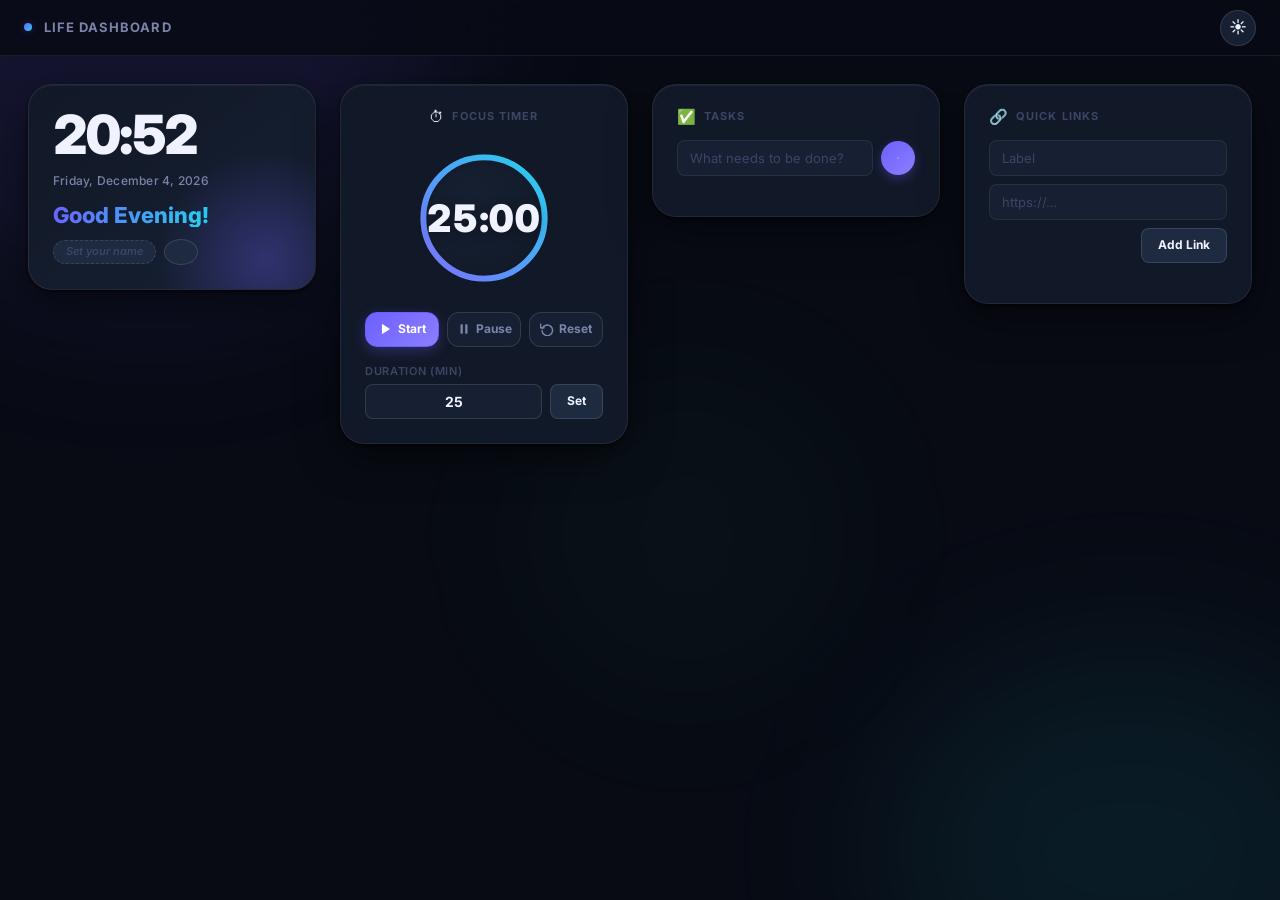
<file: index.html>
<!DOCTYPE html>
<html lang="en" data-theme="dark">
<head>
  <meta charset="UTF-8" />
  <meta name="viewport" content="width=device-width, initial-scale=1.0" />
  <title>Life Dashboard</title>
  <link rel="preconnect" href="https://fonts.googleapis.com" />
  <link rel="preconnect" href="https://fonts.gstatic.com" crossorigin />
  <link href="https://fonts.googleapis.com/css2?family=Inter:wght@400;500;600;700;800;900&display=swap" rel="stylesheet" />
  <link rel="stylesheet" href="css/style.css" />
</head>
<body>

  <!-- ── Ambient background orbs ── -->
  <div class="orb orb-1" aria-hidden="true"></div>
  <div class="orb orb-2" aria-hidden="true"></div>
  <div class="orb orb-3" aria-hidden="true"></div>

  <!-- ── Top bar ── -->
  <header id="topbar" role="banner">
    <div class="topbar-left">
      <span class="topbar-dot"></span>
      <span id="topbar-title">Life Dashboard</span>
    </div>
    <button id="btn-theme-toggle" type="button" aria-label="Toggle light/dark mode">
      <span id="theme-icon">☀️</span>
    </button>
  </header>

  <!-- ── Main grid ── -->
  <main id="dashboard-grid">

    <!-- ╔══════════════╗ -->
    <!-- ║   GREETING   ║ -->
    <!-- ╚══════════════╝ -->
    <section id="widget-greeting" aria-label="Greeting">
      <p id="time"></p>
      <p id="date"></p>
      <h1 id="greeting"></h1>
      <div id="name-row">
        <span id="display-name"></span>
        <button id="btn-edit-name" type="button" class="icon-btn" aria-label="Edit name" title="Edit name">
          <svg width="13" height="13" viewBox="0 0 24 24" fill="none" stroke="currentColor" stroke-width="2.5" stroke-linecap="round" stroke-linejoin="round"><path d="M11 4H4a2 2 0 0 0-2 2v14a2 2 0 0 0 2 2h14a2 2 0 0 0 2-2v-7"/><path d="M18.5 2.5a2.121 2.121 0 0 1 3 3L12 15l-4 1 1-4 9.5-9.5z"/></svg>
        </button>
      </div>
    </section>

    <!-- ╔══════════════╗ -->
    <!-- ║    TIMER     ║ -->
    <!-- ╚══════════════╝ -->
    <section id="widget-timer" aria-label="Focus Timer">
      <div class="widget-header">
        <span class="widget-icon">⏱</span>
        <h2>Focus Timer</h2>
      </div>

      <div class="timer-face">
        <svg class="timer-ring" viewBox="0 0 120 120" aria-hidden="true">
          <circle class="ring-track" cx="60" cy="60" r="52"/>
          <circle class="ring-fill" id="timer-ring-fill" cx="60" cy="60" r="52"/>
        </svg>
        <p id="timer-display"></p>
      </div>

      <div class="timer-controls">
        <button id="btn-start" type="button" class="btn-timer btn-start-btn">
          <svg width="14" height="14" viewBox="0 0 24 24" fill="currentColor"><polygon points="5 3 19 12 5 21 5 3"/></svg>
          Start
        </button>
        <button id="btn-stop" type="button" class="btn-timer btn-ghost">
          <svg width="14" height="14" viewBox="0 0 24 24" fill="currentColor"><rect x="6" y="4" width="4" height="16"/><rect x="14" y="4" width="4" height="16"/></svg>
          Pause
        </button>
        <button id="btn-reset" type="button" class="btn-timer btn-ghost">
          <svg width="14" height="14" viewBox="0 0 24 24" fill="none" stroke="currentColor" stroke-width="2.5" stroke-linecap="round"><polyline points="1 4 1 10 7 10"/><path d="M3.51 15a9 9 0 1 0 .49-3.7"/></svg>
          Reset
        </button>
      </div>

      <div id="timer-duration-row">
        <label for="timer-duration-input">Duration (min)</label>
        <div class="duration-input-group">
          <input id="timer-duration-input" type="number" min="1" max="120" value="25" aria-label="Pomodoro duration in minutes" />
          <button id="btn-set-duration" type="button">Set</button>
        </div>
      </div>
    </section>

    <!-- ╔══════════════╗ -->
    <!-- ║   TO-DO LIST ║ -->
    <!-- ╚══════════════╝ -->
    <section id="widget-tasks" aria-label="To-Do List">
      <div class="widget-header">
        <span class="widget-icon">✅</span>
        <h2>Tasks</h2>
        <span id="task-count" class="badge"></span>
      </div>

      <div class="task-input-row">
        <input id="task-input" type="text" placeholder="What needs to be done?" aria-label="New task text" />
        <button id="btn-add-task" type="button" class="btn-icon-round" aria-label="Add task">
          <svg width="16" height="16" viewBox="0 0 24 24" fill="none" stroke="currentColor" stroke-width="2.8" stroke-linecap="round"><line x1="12" y1="5" x2="12" y2="19"/><line x1="5" y1="12" x2="19" y2="12"/></svg>
        </button>
      </div>

      <ul id="task-list" aria-label="Tasks"></ul>
    </section>

    <!-- ╔══════════════╗ -->
    <!-- ║ QUICK LINKS  ║ -->
    <!-- ╚══════════════╝ -->
    <section id="widget-links" aria-label="Quick Links">
      <div class="widget-header">
        <span class="widget-icon">🔗</span>
        <h2>Quick Links</h2>
      </div>

      <div class="link-form">
        <input id="link-label-input" type="text" placeholder="Label" aria-label="Link label" />
        <input id="link-url-input" type="url" placeholder="https://…" aria-label="Link URL" />
        <button id="btn-add-link" type="button" class="btn-add-link-btn">Add Link</button>
      </div>

      <div id="links-container" aria-label="Saved links"></div>
    </section>

  </main>

  <script src="js/app.js" defer></script>
</body>
</html>
</file>
<file: css/style.css>
/* ═══════════════════════════════════════════════════════════════
   Life Dashboard  ·  god-tier redesign
   ═══════════════════════════════════════════════════════════════ */

/* ──────────────────────────────────────────────────────────────
   1. Design tokens
────────────────────────────────────────────────────────────── */
:root {
  --ff: 'Inter', 'Segoe UI', system-ui, -apple-system, sans-serif;

  /* spacing */
  --s1:4px; --s2:8px; --s3:12px; --s4:16px;
  --s5:20px; --s6:24px; --s7:28px; --s8:32px;

  /* font sizes */
  --f9:9px; --f11:11px; --f12:12px; --f13:13px;
  --f14:14px; --f15:15px; --f18:18px; --f22:22px;
  --f28:28px; --f38:38px; --f54:54px;

  /* shape */
  --r4:4px; --r8:8px; --r12:12px; --r16:16px;
  --r20:20px; --r24:24px; --rpill:999px;

  /* motion */
  --ease:cubic-bezier(.4,0,.2,1);
  --fast:110ms; --base:220ms; --slow:380ms;
}

/* ── Dark palette ── */
:root, [data-theme="dark"] {
  --bg:      #080b14;
  --bg2:     #0d1120;
  --surf:    #111827;
  --surf2:   #162032;
  --surf3:   #1d2a40;
  --bdr:     rgba(255,255,255,.07);
  --bdr2:    rgba(255,255,255,.12);
  --bdr3:    rgba(255,255,255,.18);

  --p:       #6d5fff;   /* primary */
  --ph:      #8b7fff;
  --pa:      #5548d4;
  --pglow:   rgba(109,95,255,.3);

  --cyan:    #22d3ee;
  --green:   #34d399;
  --yellow:  #fbbf24;
  --red:     #f87171;
  --redh:    #fb9093;

  --t1:      #f0f2ff;
  --t2:      #7b84a8;
  --t3:      #3d4465;
  --tdone:   #3d4465;

  --navbar:  rgba(8,11,20,.88);
  --cshadow: 0 2px 4px rgba(0,0,0,.6), 0 12px 40px rgba(0,0,0,.5);
  --cinset:  inset 0 1px 0 rgba(255,255,255,.05);
  --fring:   0 0 0 3px rgba(109,95,255,.4);

  --orb1:    rgba(109,95,255,.12);
  --orb2:    rgba(34,211,238,.08);
  --orb3:    rgba(52,211,153,.06);
}

/* ── Light palette ── */
[data-theme="light"] {
  --bg:      #f0f2fa;
  --bg2:     #e6e9f5;
  --surf:    #ffffff;
  --surf2:   #f5f6fd;
  --surf3:   #eceef9;
  --bdr:     rgba(0,0,0,.06);
  --bdr2:    rgba(0,0,0,.10);
  --bdr3:    rgba(0,0,0,.16);

  --p:       #5548d4;
  --ph:      #7060ee;
  --pa:      #4338b0;
  --pglow:   rgba(85,72,212,.2);

  --cyan:    #0891b2;
  --green:   #059669;
  --yellow:  #d97706;
  --red:     #dc2626;
  --redh:    #ef4444;

  --t1:      #0f1626;
  --t2:      #4b5275;
  --t3:      #9198be;
  --tdone:   #9198be;

  --navbar:  rgba(240,242,250,.92);
  --cshadow: 0 1px 3px rgba(0,0,0,.06), 0 6px 24px rgba(0,0,0,.08);
  --cinset:  inset 0 1px 0 rgba(255,255,255,.9);
  --fring:   0 0 0 3px rgba(85,72,212,.28);

  --orb1:    rgba(85,72,212,.07);
  --orb2:    rgba(8,145,178,.05);
  --orb3:    rgba(5,150,105,.04);
}

/* ──────────────────────────────────────────────────────────────
   2. Reset & Base
────────────────────────────────────────────────────────────── */
*,*::before,*::after{box-sizing:border-box;margin:0;padding:0}

html{font-size:var(--f15);-webkit-text-size-adjust:100%}

body {
  font-family: var(--ff);
  background: var(--bg);
  color: var(--t1);
  min-height: 100vh;
  overflow-x: hidden;
  line-height: 1.55;
  display: flex;
  flex-direction: column;
  transition: background var(--base) var(--ease), color var(--base) var(--ease);
}

ul{list-style:none}
h1,h2,h3{line-height:1.15;font-weight:800}
button{font-family:var(--ff)}

/* ──────────────────────────────────────────────────────────────
   3. Ambient orbs
────────────────────────────────────────────────────────────── */
.orb {
  position: fixed;
  border-radius: 50%;
  pointer-events: none;
  filter: blur(80px);
  z-index: 0;
  transition: background var(--slow) var(--ease);
}
.orb-1 {
  width: 600px; height: 500px;
  top: -200px; left: -150px;
  background: var(--orb1);
}
.orb-2 {
  width: 500px; height: 400px;
  bottom: -150px; right: -100px;
  background: var(--orb2);
}
.orb-3 {
  width: 350px; height: 350px;
  top: 40%; left: 40%;
  background: var(--orb3);
  opacity: .6;
}

/* ──────────────────────────────────────────────────────────────
   4. Top bar
────────────────────────────────────────────────────────────── */
#topbar {
  position: sticky;
  top: 0;
  z-index: 500;
  display: flex;
  align-items: center;
  justify-content: space-between;
  height: 56px;
  padding: 0 var(--s6);
  background: var(--navbar);
  border-bottom: 1px solid var(--bdr);
  backdrop-filter: blur(24px) saturate(180%);
  -webkit-backdrop-filter: blur(24px) saturate(180%);
  transition: background var(--base) var(--ease), border-color var(--base) var(--ease);
}

.topbar-left {
  display: flex;
  align-items: center;
  gap: var(--s3);
}

.topbar-dot {
  width: 8px; height: 8px;
  border-radius: 50%;
  background: linear-gradient(135deg, var(--p), var(--cyan));
  box-shadow: 0 0 8px var(--pglow);
  flex-shrink: 0;
}

#topbar-title {
  font-size: var(--f13);
  font-weight: 700;
  letter-spacing: .08em;
  text-transform: uppercase;
  color: var(--t2);
}

#btn-theme-toggle {
  width: 36px; height: 36px;
  border-radius: var(--rpill);
  background: var(--surf2);
  border: 1px solid var(--bdr2);
  cursor: pointer;
  font-size: 17px;
  line-height: 1;
  color: var(--t1);
  display: flex; align-items: center; justify-content: center;
  transition: background var(--fast), border-color var(--fast), transform var(--fast);
}
#btn-theme-toggle:hover {
  background: var(--surf3);
  border-color: var(--p);
  transform: rotate(20deg) scale(1.1);
}
#btn-theme-toggle:focus-visible{outline:none;box-shadow:var(--fring)}

/* ──────────────────────────────────────────────────────────────
   5. Dashboard grid
────────────────────────────────────────────────────────────── */
#dashboard-grid {
  flex: 1;
  position: relative;
  z-index: 1;
  display: grid;
  grid-template-columns: 1fr;
  gap: var(--s4);
  width: 100%;
  max-width: 1440px;
  margin: 0 auto;
  padding: var(--s5) var(--s4) var(--s8);
  align-items: start;
}

@media (min-width: 640px) {
  #dashboard-grid {
    grid-template-columns: repeat(2, 1fr);
    gap: var(--s5);
    padding: var(--s6) var(--s6) var(--s8);
  }
}

@media (min-width: 1100px) {
  #dashboard-grid {
    grid-template-columns: repeat(4, 1fr);
    gap: var(--s6);
    padding: var(--s7) var(--s7) var(--s8);
  }
}

/* Greeting spans 2 cols on tablet */
@media (min-width: 640px) and (max-width: 1099px) {
  #widget-greeting { grid-column: 1 / -1; }
}

/* ──────────────────────────────────────────────────────────────
   6. Widget card base
────────────────────────────────────────────────────────────── */
section {
  background: var(--surf);
  border: 1px solid var(--bdr);
  border-radius: var(--r24);
  box-shadow: var(--cshadow), var(--cinset);
  padding: var(--s6);
  display: flex;
  flex-direction: column;
  gap: var(--s4);
  min-width: 0;
  align-self: start;          /* card hugs its own content */
  position: relative;
  overflow: hidden;
  transition:
    background var(--base) var(--ease),
    border-color var(--base) var(--ease),
    box-shadow var(--base) var(--ease),
    transform var(--base) var(--ease);
}

section::before {
  content: '';
  position: absolute;
  inset: 0;
  border-radius: inherit;
  opacity: 0;
  background: linear-gradient(135deg, rgba(109,95,255,.06), transparent 60%);
  transition: opacity var(--base) var(--ease);
  pointer-events: none;
}
section:hover::before { opacity: 1; }
section:hover {
  border-color: var(--bdr2);
  transform: translateY(-2px);
  box-shadow: var(--cshadow), var(--cinset), 0 0 0 1px rgba(109,95,255,.1);
}

/* widget header row */
.widget-header {
  display: flex;
  align-items: center;
  gap: var(--s2);
}

.widget-icon {
  font-size: var(--f15);
  line-height: 1;
  flex-shrink: 0;
}

h2 {
  font-size: var(--f11);
  font-weight: 700;
  letter-spacing: .1em;
  text-transform: uppercase;
  color: var(--t3);
  flex: 1;
}

/* ──────────────────────────────────────────────────────────────
   7. Greeting widget
────────────────────────────────────────────────────────────── */
#widget-greeting {
  background: linear-gradient(145deg, var(--surf) 0%, var(--surf2) 100%);
  align-items: flex-start;
  gap: var(--s3);
}

/* glow circle in corner */
#widget-greeting::after {
  content: '';
  position: absolute;
  width: 220px; height: 220px;
  border-radius: 50%;
  background: radial-gradient(circle, var(--pglow) 0%, transparent 70%);
  bottom: -80px; right: -60px;
  pointer-events: none;
  z-index: 0;
}

#widget-greeting > * { position: relative; z-index: 1; }

.greeting-top { /* removed — layout now fully vertical */ }

#time {
  font-size: var(--f54);
  font-weight: 900;
  letter-spacing: -.04em;
  line-height: .95;
  color: var(--t1);
  font-variant-numeric: tabular-nums;
  /* clock takes full width, never squeezed */
  width: 100%;
  min-width: 0;
}

#date {
  font-size: var(--f12);
  font-weight: 500;
  color: var(--t2);
  letter-spacing: .02em;
}

#greeting {
  font-size: var(--f22);
  font-weight: 800;
  line-height: 1.1;
  background: linear-gradient(120deg, var(--p) 0%, var(--cyan) 100%);
  -webkit-background-clip: text;
  -webkit-text-fill-color: transparent;
  background-clip: text;
}

/* name row — sits below greeting, left-aligned, wraps if needed */
#name-row {
  display: flex;
  align-items: center;
  gap: var(--s2);
  flex-wrap: wrap;
  min-width: 0;
  width: 100%;
}

#display-name {
  font-size: var(--f11);
  font-weight: 600;
  color: var(--t2);
  background: var(--surf3);
  border: 1px solid var(--bdr2);
  border-radius: var(--rpill);
  padding: 3px var(--s3);
  line-height: 1.4;
  white-space: nowrap;
  cursor: pointer;
  max-width: 100%;
  overflow: hidden;
  text-overflow: ellipsis;
  transition: border-color var(--fast), color var(--fast);
}
#display-name:hover { border-color: var(--p); color: var(--t1); }
#display-name.name-placeholder {
  color: var(--t3);
  font-style: italic;
  border-style: dashed;
}

.icon-btn {
  width: 26px; height: 26px;
  flex-shrink: 0;
  border-radius: 50%;
  background: var(--surf3);
  border: 1px solid var(--bdr2);
  cursor: pointer;
  color: var(--t3);
  display: flex; align-items: center; justify-content: center;
  transition: background var(--fast), color var(--fast), border-color var(--fast);
}
.icon-btn:hover { background: var(--p); border-color: var(--p); color: #fff; }
.icon-btn:focus-visible { outline: none; box-shadow: var(--fring); }

/* name edit input — constrained so it never overflows the card */
.name-edit-input {
  font-family: var(--ff);
  font-size: var(--f12);
  color: var(--t1);
  background: var(--surf3);
  border: 1px solid var(--p);
  border-radius: var(--rpill);
  padding: 4px var(--s3);
  /* grows to available space but never overflows */
  flex: 1;
  min-width: 80px;
  max-width: 200px;
  width: 0;          /* let flex sizing control actual width */
  text-align: left;
  outline: none;
  box-shadow: var(--fring);
}

@media (max-width: 400px) {
  #time     { font-size: var(--f38); }
  #greeting { font-size: var(--f18); }
}

/* ──────────────────────────────────────────────────────────────
   8. Focus Timer widget
────────────────────────────────────────────────────────────── */
#widget-timer { align-items: center; text-align: center; }

/* SVG ring */
.timer-face {
  position: relative;
  width: 140px; height: 140px;
  margin: var(--s2) auto;
  display: flex; align-items: center; justify-content: center;
  flex-shrink: 0;
}

.timer-ring {
  position: absolute;
  inset: 0;
  width: 100%; height: 100%;
  transform: rotate(-90deg);
  overflow: visible;
}

.ring-track {
  fill: none;
  stroke: var(--bdr2);
  stroke-width: 5;
}

.ring-fill {
  fill: none;
  stroke: url(#timerGrad);
  stroke-width: 5;
  stroke-linecap: round;
  stroke-dasharray: 327;       /* 2π × 52 */
  stroke-dashoffset: 0;
  transition: stroke-dashoffset 1s linear;
}

/* inline SVG gradient — defined once in HTML-land via CSS filter trick */
.timer-face::before {
  content: '';
  position: absolute;
  inset: 6px;
  border-radius: 50%;
  background: radial-gradient(circle at 40% 35%, var(--surf2) 0%, var(--surf) 100%);
  box-shadow: inset 0 2px 8px rgba(0,0,0,.25);
}

#timer-display {
  font-size: var(--f38);
  font-weight: 900;
  letter-spacing: .02em;
  color: var(--t1);
  font-variant-numeric: tabular-nums;
  line-height: 1;
  position: relative;
  z-index: 1;
  text-shadow: 0 2px 12px rgba(0,0,0,.3);
}

/* timer control buttons */
.timer-controls {
  display: grid;
  grid-template-columns: repeat(3, 1fr);
  gap: var(--s2);
  width: 100%;
}

.btn-timer {
  display: flex;
  align-items: center;
  justify-content: center;
  gap: 5px;
  padding: var(--s2) 0;
  border-radius: var(--r12);
  font-size: var(--f12);
  font-weight: 700;
  border: 1px solid var(--bdr2);
  cursor: pointer;
  transition: all var(--fast) var(--ease);
}

.btn-start-btn {
  background: linear-gradient(135deg, var(--p), var(--ph));
  border-color: var(--p);
  color: #fff;
  box-shadow: 0 4px 14px var(--pglow);
}
.btn-start-btn:hover {
  box-shadow: 0 6px 20px var(--pglow);
  transform: translateY(-1px);
}

.btn-ghost {
  background: var(--surf2);
  color: var(--t2);
}
.btn-ghost:hover {
  background: var(--surf3);
  border-color: var(--bdr3);
  color: var(--t1);
}
.btn-timer:focus-visible { outline: none; box-shadow: var(--fring); }
.btn-timer:active { transform: scale(.96) !important; }

/* duration row */
#timer-duration-row {
  width: 100%;
  display: flex;
  flex-direction: column;
  gap: var(--s1);
}

#timer-duration-row label {
  font-size: var(--f11);
  font-weight: 600;
  color: var(--t3);
  letter-spacing: .06em;
  text-transform: uppercase;
  text-align: left;
}

.duration-input-group {
  display: flex;
  gap: var(--s2);
  align-items: center;
}

#timer-duration-input {
  flex: 1;
  text-align: center;
  font-family: var(--ff);
  font-size: var(--f14);
  font-weight: 700;
  color: var(--t1);
  background: var(--surf2);
  border: 1px solid var(--bdr2);
  border-radius: var(--r8);
  padding: var(--s2) var(--s3);
  -moz-appearance: textfield;
  transition: border-color var(--fast), box-shadow var(--fast);
}
#timer-duration-input::-webkit-outer-spin-button,
#timer-duration-input::-webkit-inner-spin-button { -webkit-appearance: none; }
#timer-duration-input:focus { outline: none; border-color: var(--p); box-shadow: var(--fring); }

#btn-set-duration {
  padding: var(--s2) var(--s4);
  font-size: var(--f12);
  font-weight: 700;
  border-radius: var(--r8);
  background: var(--surf3);
  border: 1px solid var(--bdr2);
  color: var(--t1);
  cursor: pointer;
  transition: all var(--fast);
}
#btn-set-duration:hover { background: var(--p); border-color: var(--p); color: #fff; }
#btn-set-duration:focus-visible { outline: none; box-shadow: var(--fring); }

/* ──────────────────────────────────────────────────────────────
   9. To-Do List widget
────────────────────────────────────────────────────────────── */
.badge {
  display: inline-flex;
  align-items: center;
  justify-content: center;
  min-width: 20px; height: 20px;
  border-radius: var(--rpill);
  background: var(--surf3);
  border: 1px solid var(--bdr2);
  font-size: var(--f9);
  font-weight: 700;
  color: var(--t2);
  padding: 0 5px;
  transition: background var(--fast), color var(--fast);
}

.task-input-row {
  display: flex;
  gap: var(--s2);
  align-items: center;
}
.task-input-row input { flex: 1; min-width: 0; }

.btn-icon-round {
  width: 34px; height: 34px;
  flex-shrink: 0;
  border-radius: 50%;
  background: linear-gradient(135deg, var(--p), var(--ph));
  border: none;
  color: #fff;
  cursor: pointer;
  display: flex; align-items: center; justify-content: center;
  box-shadow: 0 4px 12px var(--pglow);
  transition: transform var(--fast), box-shadow var(--fast);
}
.btn-icon-round:hover { transform: scale(1.1); box-shadow: 0 6px 18px var(--pglow); }
.btn-icon-round:active { transform: scale(.94); }
.btn-icon-round:focus-visible { outline: none; box-shadow: var(--fring); }

#task-list {
  display: flex;
  flex-direction: column;
  gap: 6px;
  max-height: 280px;
  overflow-y: auto;
  padding-right: 4px;
}
#task-list::-webkit-scrollbar { width: 3px; }
#task-list::-webkit-scrollbar-track { background: transparent; }
#task-list::-webkit-scrollbar-thumb { background: var(--bdr3); border-radius: var(--rpill); }

.task-item {
  display: flex;
  align-items: center;
  gap: var(--s2);
  padding: 8px var(--s3);
  background: var(--surf2);
  border: 1px solid var(--bdr);
  border-radius: var(--r12);
  transition: background var(--fast), border-color var(--fast), transform var(--fast);
}
.task-item:hover {
  background: var(--surf3);
  border-color: rgba(109,95,255,.3);
  transform: translateX(2px);
}
.task-item.completed { opacity: .65; }
.task-item.completed .task-text {
  text-decoration: line-through;
  color: var(--tdone);
}

.task-checkbox {
  appearance: none; -webkit-appearance: none;
  width: 17px; height: 17px;
  flex-shrink: 0;
  border: 2px solid var(--bdr3);
  border-radius: 5px;
  background: transparent;
  cursor: pointer;
  position: relative;
  transition: background var(--fast), border-color var(--fast), box-shadow var(--fast);
}
.task-checkbox:hover { border-color: var(--p); box-shadow: 0 0 0 3px var(--pglow); }
.task-checkbox:checked { background: var(--p); border-color: var(--p); }
.task-checkbox:checked::after {
  content: '';
  position: absolute;
  top: 1px; left: 4px;
  width: 4px; height: 8px;
  border: 2px solid #fff;
  border-top: none; border-left: none;
  transform: rotate(45deg);
}
.task-checkbox:focus-visible { outline: none; box-shadow: var(--fring); }

.task-text {
  flex: 1;
  font-size: var(--f13);
  color: var(--t1);
  word-break: break-word;
  line-height: 1.4;
  transition: color var(--fast);
}

.task-edit-input { flex: 1; min-width: 0; font-size: var(--f13); }
.task-actions { display: flex; gap: 4px; flex-shrink: 0; }

.btn-task-edit, .btn-task-delete, .btn-task-save, .btn-task-cancel {
  padding: 3px var(--s2);
  font-size: var(--f11);
  font-weight: 700;
  border-radius: var(--r8);
  line-height: 1.5;
  cursor: pointer;
  transition: all var(--fast);
}

.btn-task-edit {
  background: transparent;
  border: 1px solid var(--bdr2);
  color: var(--t3);
}
.btn-task-edit:hover { background: var(--surf3); border-color: var(--p); color: var(--p); }

.btn-task-delete {
  background: transparent;
  border: 1px solid transparent;
  color: var(--t3);
}
.btn-task-delete:hover { background: rgba(248,113,113,.12); border-color: var(--red); color: var(--red); }

.btn-task-save {
  background: var(--green);
  border: 1px solid var(--green);
  color: #fff;
}
.btn-task-save:hover { filter: brightness(1.1); }

.btn-task-cancel {
  background: transparent;
  border: 1px solid var(--bdr2);
  color: var(--t2);
}
.btn-task-cancel:hover { background: var(--surf3); }

/* ──────────────────────────────────────────────────────────────
   10. Quick Links widget
────────────────────────────────────────────────────────────── */
.link-form {
  display: flex;
  flex-direction: column;
  gap: var(--s2);
}
.link-form input { width: 100%; }

.btn-add-link-btn {
  padding: var(--s2) var(--s4);
  font-size: var(--f12);
  font-weight: 700;
  border-radius: var(--r8);
  background: var(--surf3);
  border: 1px solid var(--bdr2);
  color: var(--t1);
  cursor: pointer;
  align-self: flex-end;
  transition: all var(--fast);
}
.btn-add-link-btn:hover { background: var(--p); border-color: var(--p); color: #fff; box-shadow: 0 4px 12px var(--pglow); }
.btn-add-link-btn:focus-visible { outline: none; box-shadow: var(--fring); }

#links-container {
  display: flex;
  flex-wrap: wrap;
  gap: var(--s2);
}

.link-item { display: flex; align-items: center; gap: 3px; }

.link-pill {
  display: inline-flex;
  align-items: center;
  padding: 5px var(--s3);
  background: linear-gradient(135deg, var(--p), var(--pa));
  color: #fff;
  border: none;
  border-radius: var(--rpill);
  font-size: var(--f12);
  font-weight: 600;
  cursor: pointer;
  letter-spacing: .01em;
  max-width: 160px;
  overflow: hidden;
  white-space: nowrap;
  text-overflow: ellipsis;
  box-shadow: 0 2px 8px var(--pglow);
  transition: opacity var(--fast), transform var(--fast), box-shadow var(--fast);
}
.link-pill:hover { opacity: .88; transform: translateY(-2px); box-shadow: 0 6px 16px var(--pglow); }
.link-pill:active { transform: translateY(0); opacity: 1; }
.link-pill:focus-visible { outline: none; box-shadow: var(--fring); }

.btn-link-delete {
  width: 18px; height: 18px;
  border-radius: 50%;
  background: transparent;
  border: 1px solid var(--bdr2);
  color: var(--t3);
  font-size: 9px;
  line-height: 1;
  cursor: pointer;
  display: flex; align-items: center; justify-content: center;
  padding: 0;
  flex-shrink: 0;
  transition: all var(--fast);
}
.btn-link-delete:hover { background: var(--red); border-color: var(--red); color: #fff; }
.btn-link-delete:focus-visible { outline: none; box-shadow: var(--fring); }

/* ──────────────────────────────────────────────────────────────
   11. Shared inputs
────────────────────────────────────────────────────────────── */
input[type="text"],
input[type="url"] {
  font-family: var(--ff);
  font-size: var(--f13);
  font-weight: 500;
  color: var(--t1);
  background: var(--surf2);
  border: 1px solid var(--bdr);
  border-radius: var(--r8);
  padding: var(--s2) var(--s3);
  line-height: 1.4;
  width: 100%;
  transition: border-color var(--fast), box-shadow var(--fast), background var(--base);
}
input[type="text"]::placeholder,
input[type="url"]::placeholder { color: var(--t3); font-weight: 400; }
input[type="text"]:hover,
input[type="url"]:hover { border-color: var(--bdr3); }
input[type="text"]:focus,
input[type="url"]:focus {
  outline: none;
  border-color: var(--p);
  background: var(--surf3);
  box-shadow: var(--fring);
}

/* ──────────────────────────────────────────────────────────────
   12. Shared button default (fallback only)
────────────────────────────────────────────────────────────── */
button {
  font-family: var(--ff);
  font-size: var(--f13);
  font-weight: 600;
  cursor: pointer;
  border-radius: var(--r8);
  border: 1px solid var(--p);
  background: var(--p);
  color: #fff;
  padding: var(--s2) var(--s4);
  line-height: 1.4;
  transition: background var(--fast), border-color var(--fast),
              box-shadow var(--fast), transform var(--fast);
  white-space: nowrap;
}
button:hover   { background: var(--ph); border-color: var(--ph); }
button:active  { background: var(--pa); border-color: var(--pa); transform: scale(.97); }
button:focus-visible { outline: none; box-shadow: var(--fring); }
button:disabled { opacity: .38; cursor: not-allowed; transform: none; }

/* ──────────────────────────────────────────────────────────────
   13. SVG gradient definition (injected via CSS trick)
       We add a hidden SVG to carry the linear gradient for the
       ring stroke — works in all modern browsers.
────────────────────────────────────────────────────────────── */
#timer-svg-defs { position: absolute; width: 0; height: 0; overflow: hidden; }

/* ──────────────────────────────────────────────────────────────
   14. Mobile
────────────────────────────────────────────────────────────── */
@media (max-width: 399px) {
  #dashboard-grid { gap: var(--s3); padding: var(--s3); }
  section { padding: var(--s4); border-radius: var(--r16); gap: var(--s3); }
  #time { font-size: var(--f38); }
  #greeting { font-size: var(--f18); }
  #timer-display { font-size: var(--f28); }
  .timer-face { width: 110px; height: 110px; }
  .link-form { gap: var(--s1); }
}

img,video,iframe,embed,object { max-width: 100%; }
</file>
